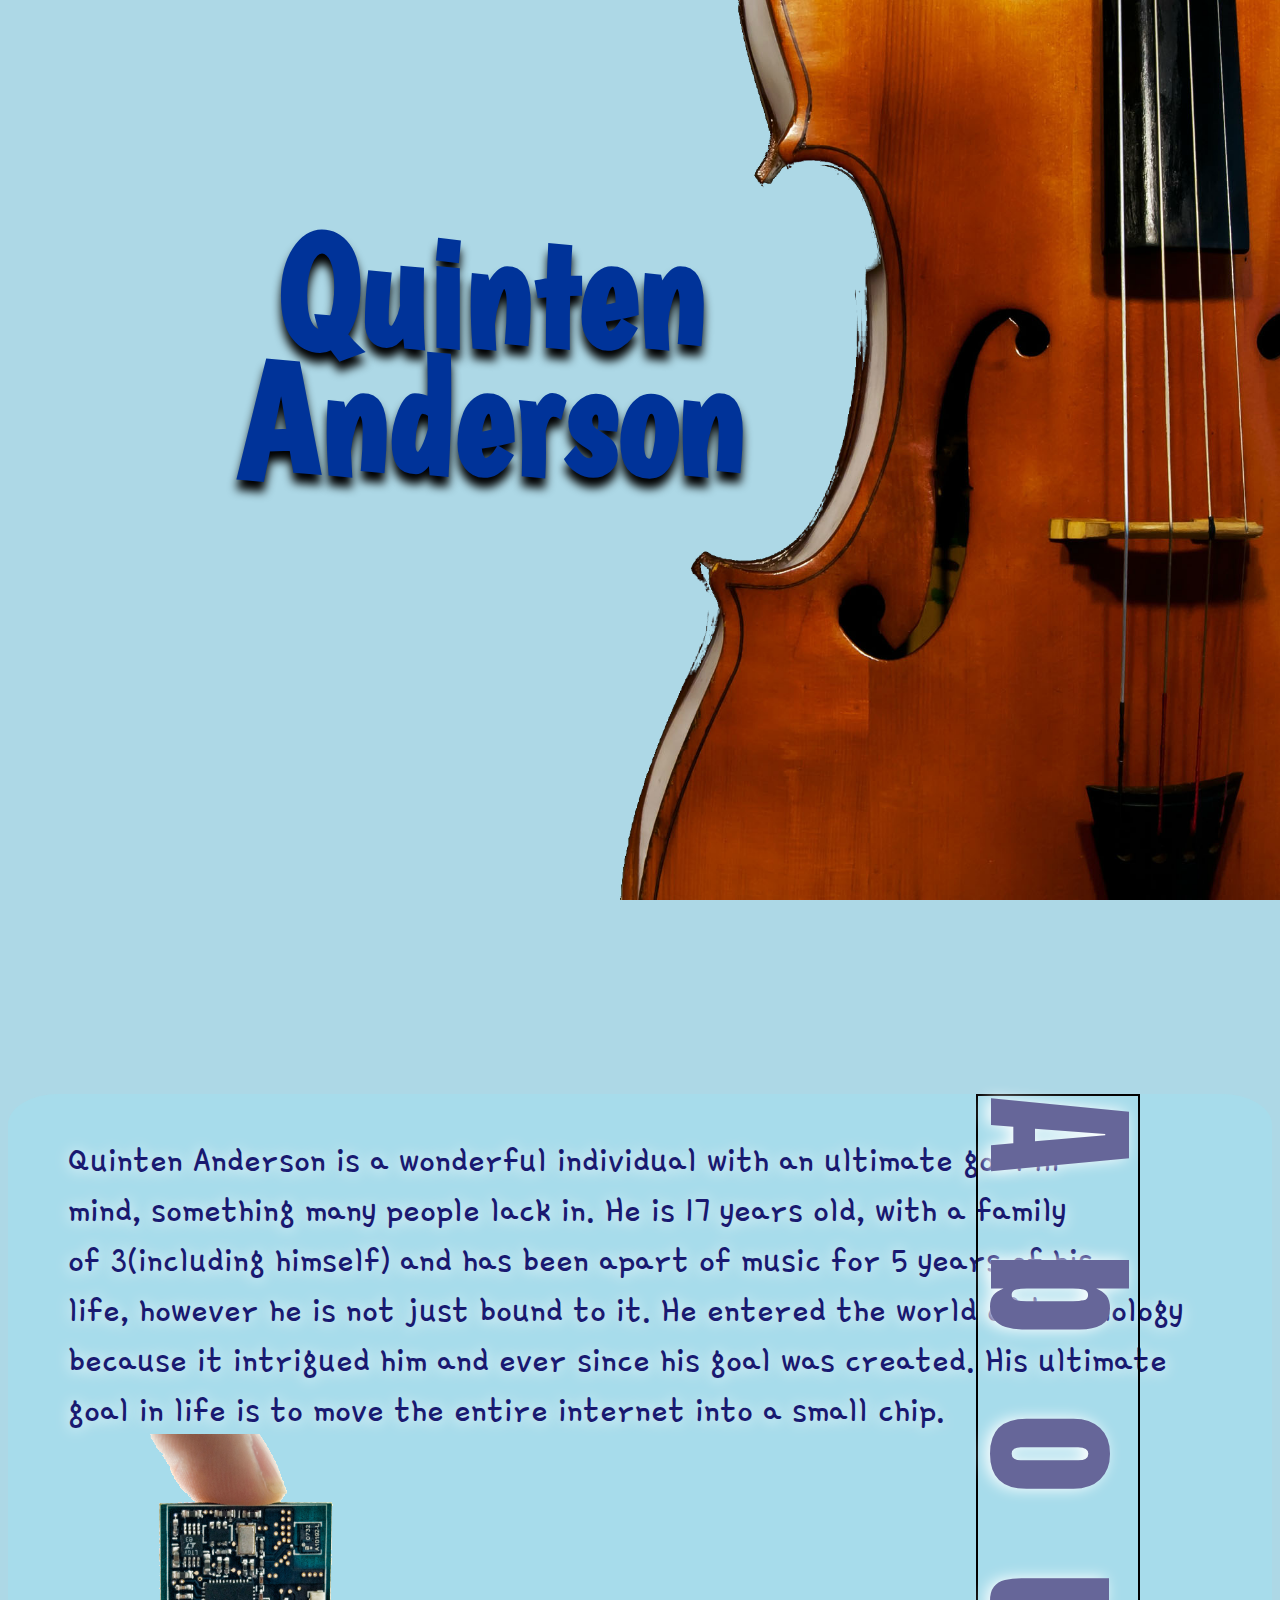
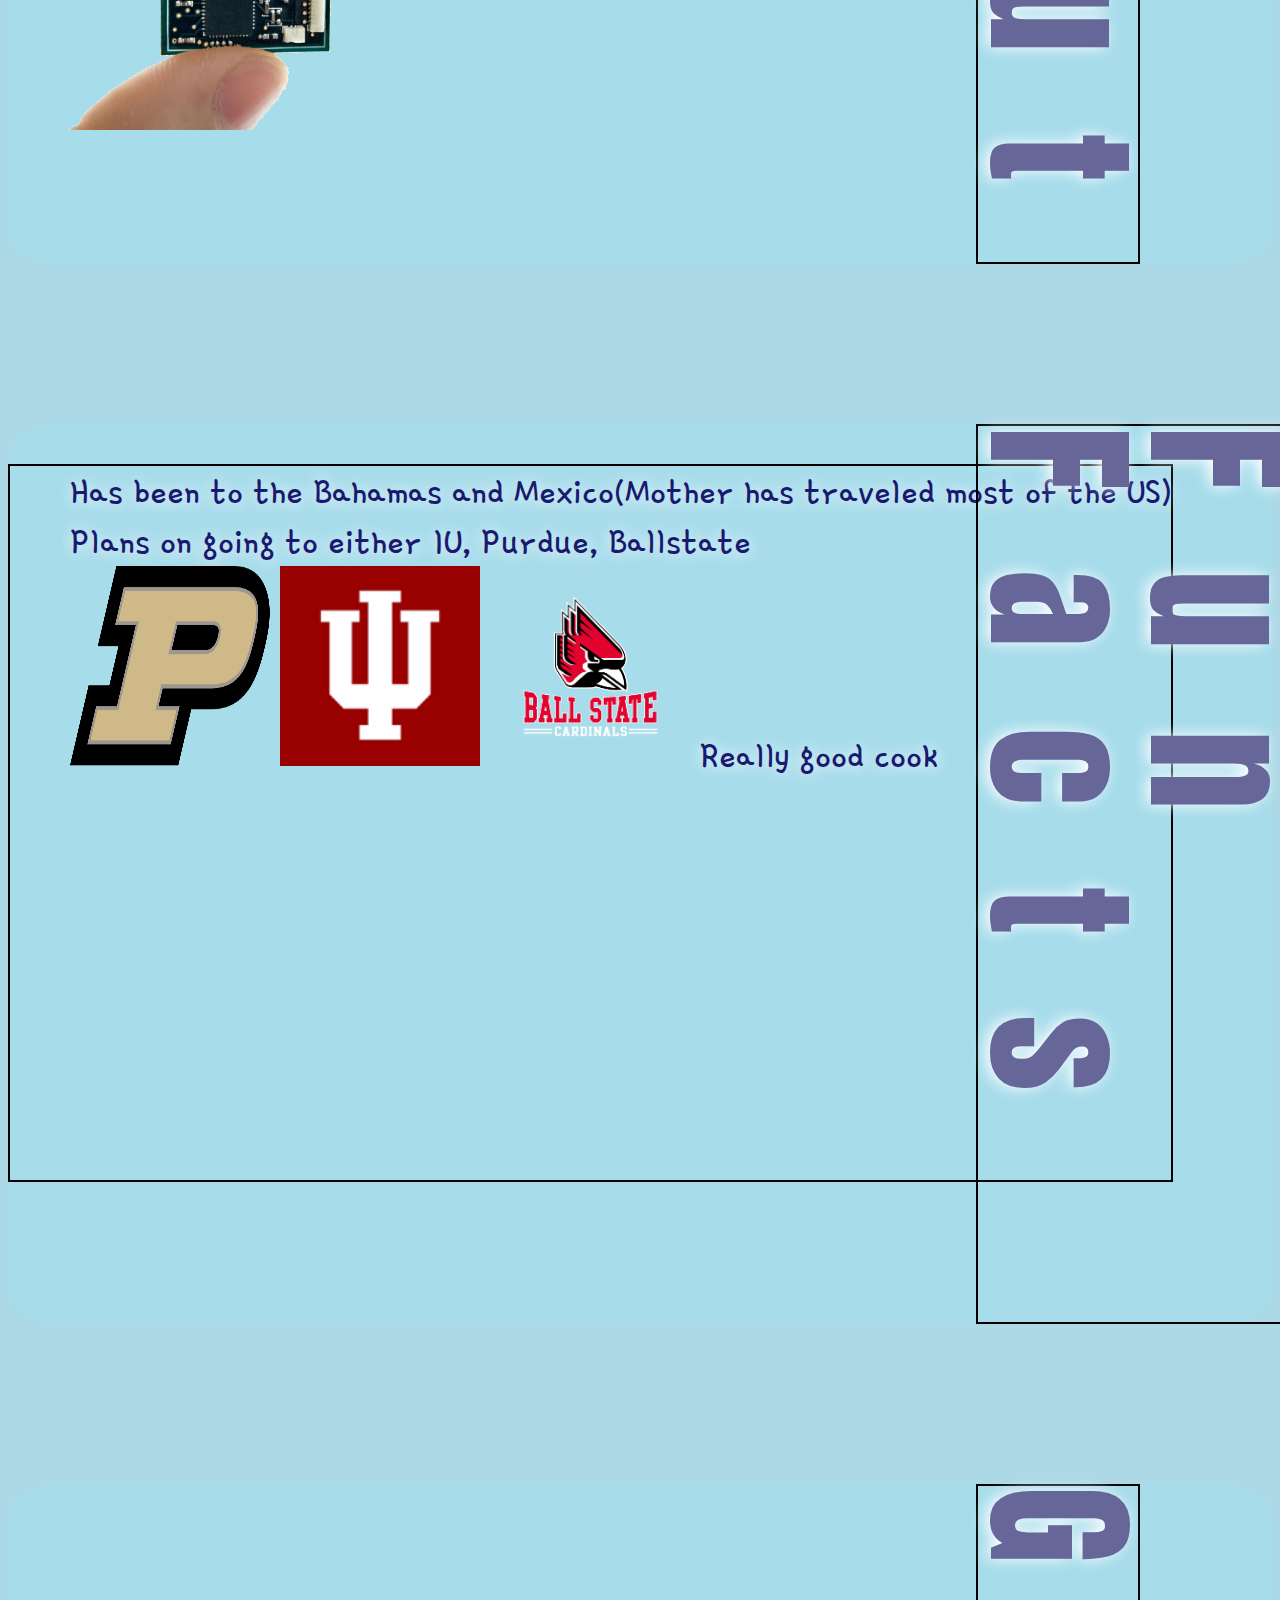
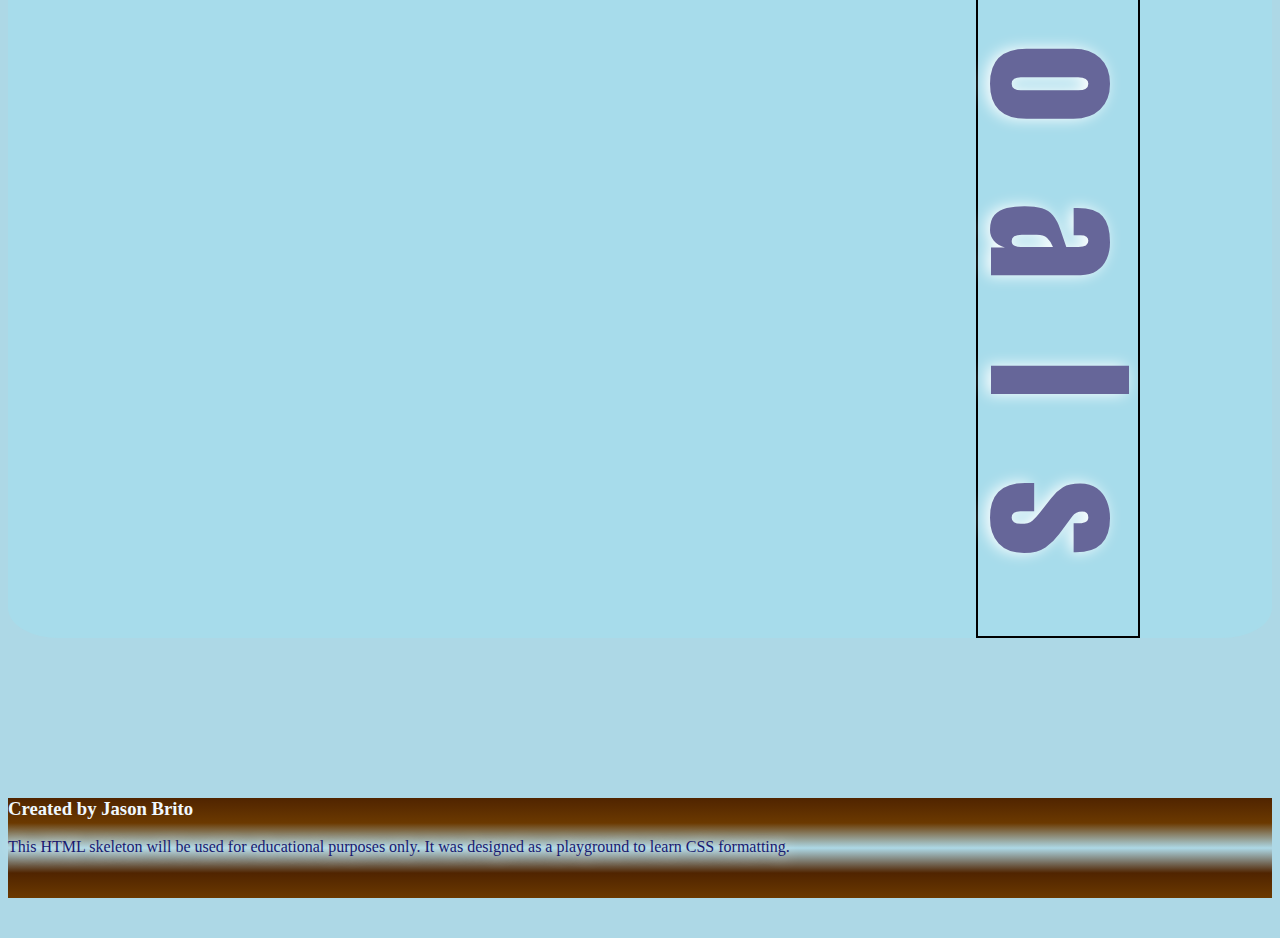
<file: aboutyou/index.html>
<!DOCTYPE html>
<html lang="en">

<head>
    <title>Quinten Anderson</title>
    <link rel="stylesheet" href="style.css" type="text/css">
    <link href="https://fonts.googleapis.com/css?family=Gamja+Flower" rel="stylesheet">
    <link href="https://fonts.googleapis.com/css?family=Boogaloo" rel="stylesheet">
    <link href="https://fonts.googleapis.com/css?family=Anton" rel="stylesheet">

</head>

<body>
    <header>
        <h1>Quinten
        </h1>
        <h1> Anderson</h1>
    </header>

    <br>
    <br>
    <section>
        <article>
            <p> Quinten Anderson is a wonderful individual with an ultimate goal in<br> mind, something many people
                lack in. He
                is 17 years old, with a family<br> of 3(including himself) and has been apart of music for 5 years of
                his<br> life, however he is not just bound
                to it. He entered the world of technology <br>because it intrigued him and ever since his goal was
                created. His ultimate <br> goal in life is to move the entire internet into a small chip. <br>
                <img src="C.png" alt="Picture of chip the size of your thumb">
            </p>
        </article>
        <nav>
            <ul>
                <li>About</li>
            </ul>
        </nav>
    </section>
    <section2>
        <article>
            <p>
                Has been to the Bahamas and Mexico(Mother has traveled most of the US)<br>
                Plans on going to either IU, Purdue, Ballstate<br>
                <img src="1200px-Purdue_Boilermakers_logo.svg.png" alt=" Purdue Symbol" height="200px" width="200px">
                <img src="download.png" alt="IU symbol" height="200px" width="200px">
                <img src="ball-state-use-this-one.png" alt=" Ball State Symbol" height="200px" width="200px">
                Really good cook
            </p>


        </article>
        <nav>
            <ul>
                <li>Fun Facts</li>
            </ul>
        </nav>
    </section2>
    <section>
        <nav>


            <ul>
                <li>Goals</li>
            </ul>
        </nav>
    </section>

    <footer>
        <h3>Created by Jason Brito</h3>
        <p>This HTML skeleton will be used for educational purposes only. It was designed as a playground to learn CSS
            formatting.</p>
    </footer>
</body>

</html>
</file>
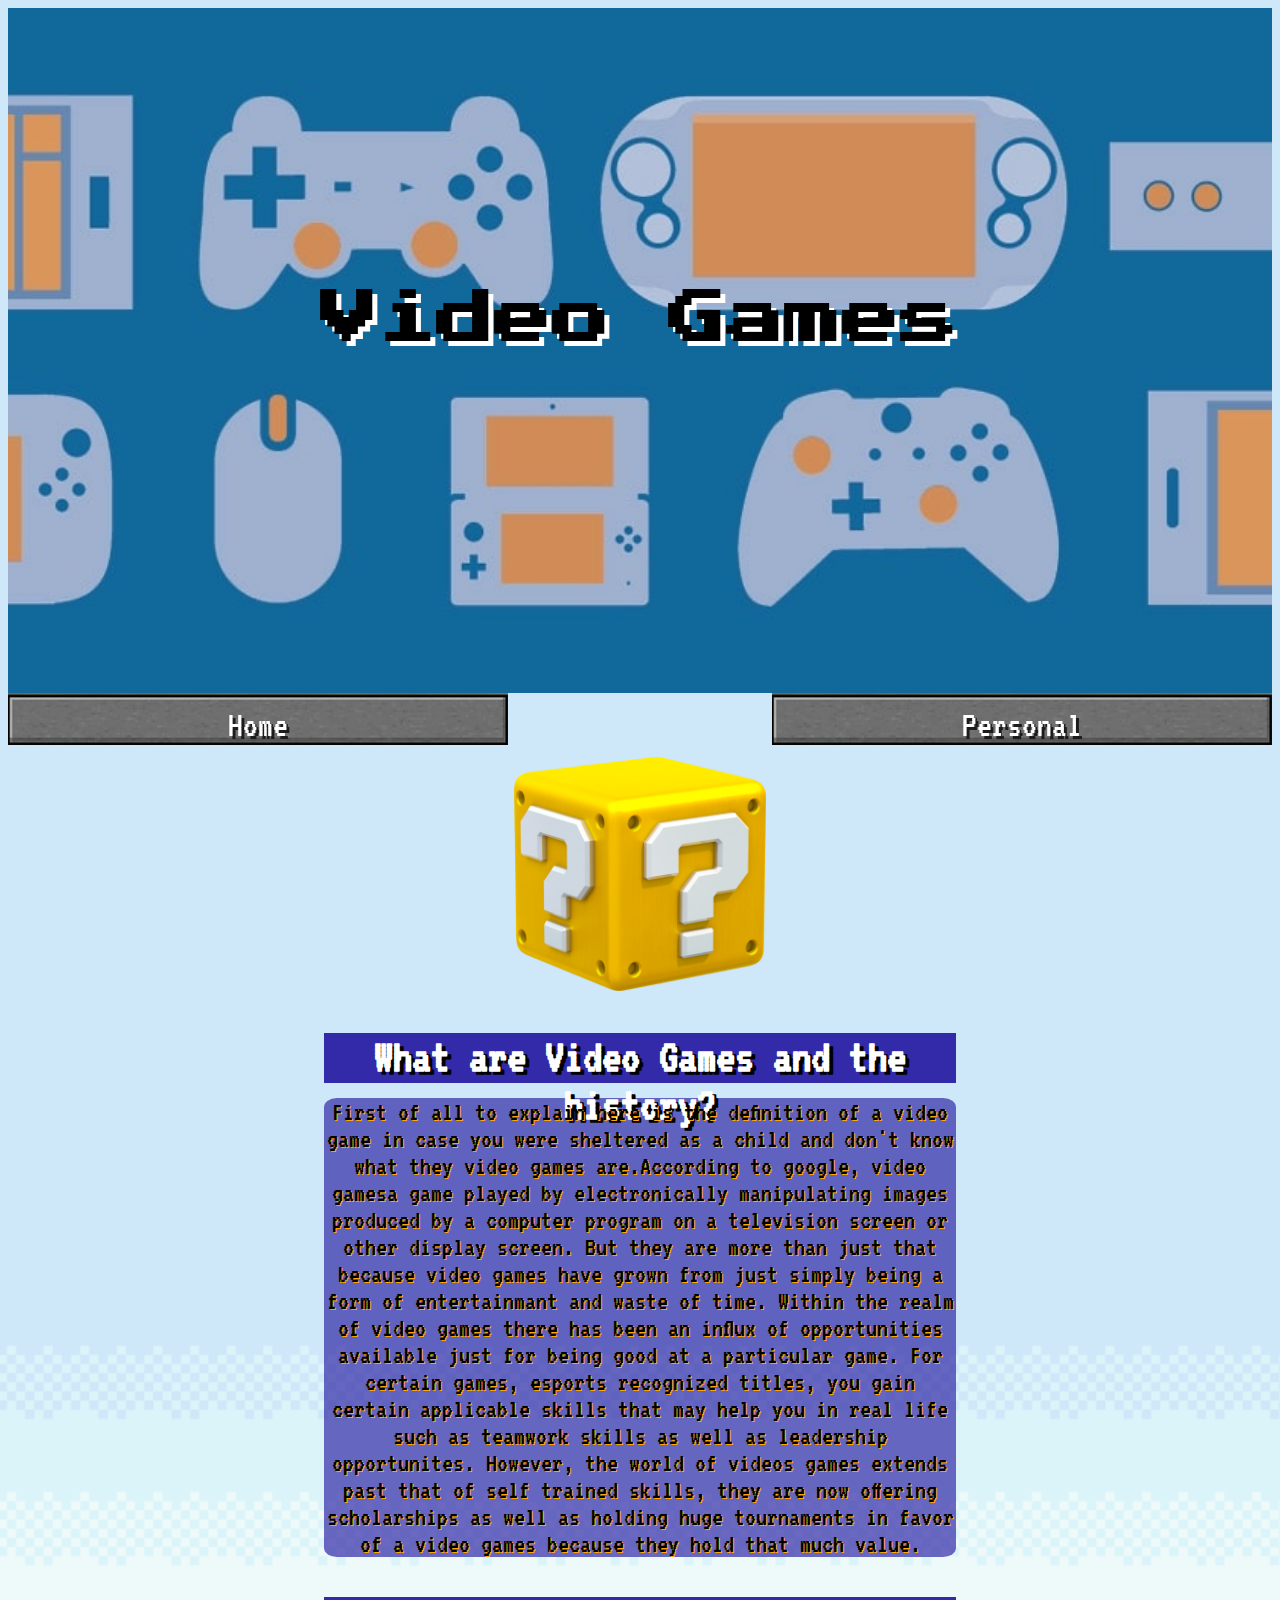
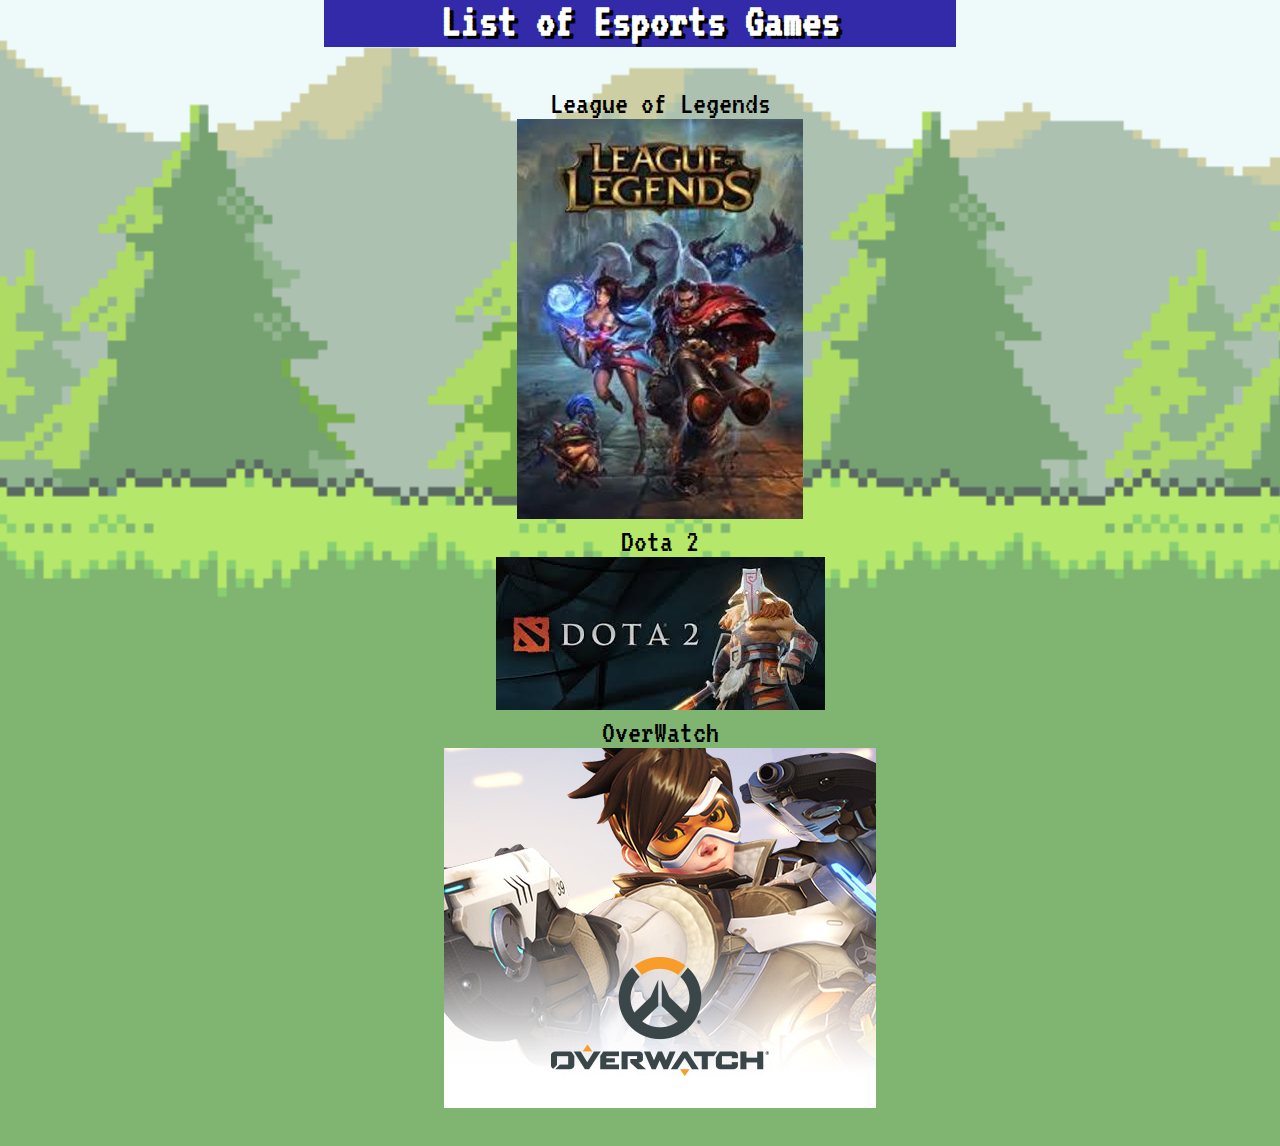
<file: favoriteThing/index.html>
<!DOCTYPE html>
<html lang="en">

<head>
    <title>My favorite thing</title>
    <link href="https://fonts.googleapis.com/css?family=Press+Start+2P|VT323" rel="stylesheet">
    <link rel="stylesheet" href="style.css">
</head>

<body>
    <header id="banner" class="bg">
        <h1>Video Games</h1>
    </header>
    <nav>
        <ul>
            <div class="left">
                <li><a href="index.html">Home</a></li>
            </div>
            <div class="right">
                <li><a href="personal.html">Personal</a></li>
            </div>
        </ul>
    </nav>
    <section class="center">
        <img src="QuestionBlock3DWorld.png" alt="Mario Question Block" height=20% width="20%">
        <h2>
            What are Video Games and the history?
        </h2>
        <article>
            <p>
                First of all to explain here is the definition of a video game in case you were sheltered as a child
                and don't know what they video games are.According to google, video gamesa game played by
                electronically manipulating images produced by a computer program on a television screen or other
                display screen. But they are more than just that because video games have grown from just simply being
                a form of entertainmant and waste of time. Within the realm of video games there has been an influx of
                opportunities available just for being good at a particular game. For certain games, esports recognized
                titles, you gain certain applicable skills that may help you in real life such as teamwork skills as
                well as leadership opportunites. However, the world of videos games extends past that of self trained
                skills, they are now offering scholarships as well as holding huge tournaments in favor of a video
                games because they hold that much value.
            </p>
            <h2>
                List of Esports Games
            </h2>
            <ol class="center">
                <li>League of Legends</li>
                <a href="https://signup.na.leagueoflegends.com/en/a3/welcome?utm_expid=.6QJJg4dGSEaSN-_JX5FRHg.1&utm_referrer=https%3A%2F%2Fna.leagueoflegends.com%2Fen%2F">
                    <img src="Lol.jpg" alt="League of Legends Logo"></a>
                <li>Dota 2</li>
                <a href="http://www.dota2.com/play/"> <img src="Dota.jpg" alt="Dota Logo"></a>
                <li>OverWatch</li>
                <a href="https://playoverwatch.com/en-us/"> <img src="Over.jpg" alt="OverWatch Logo"></a>
            </ol>
        </article>
    </section>

</body>

</html>
</file>
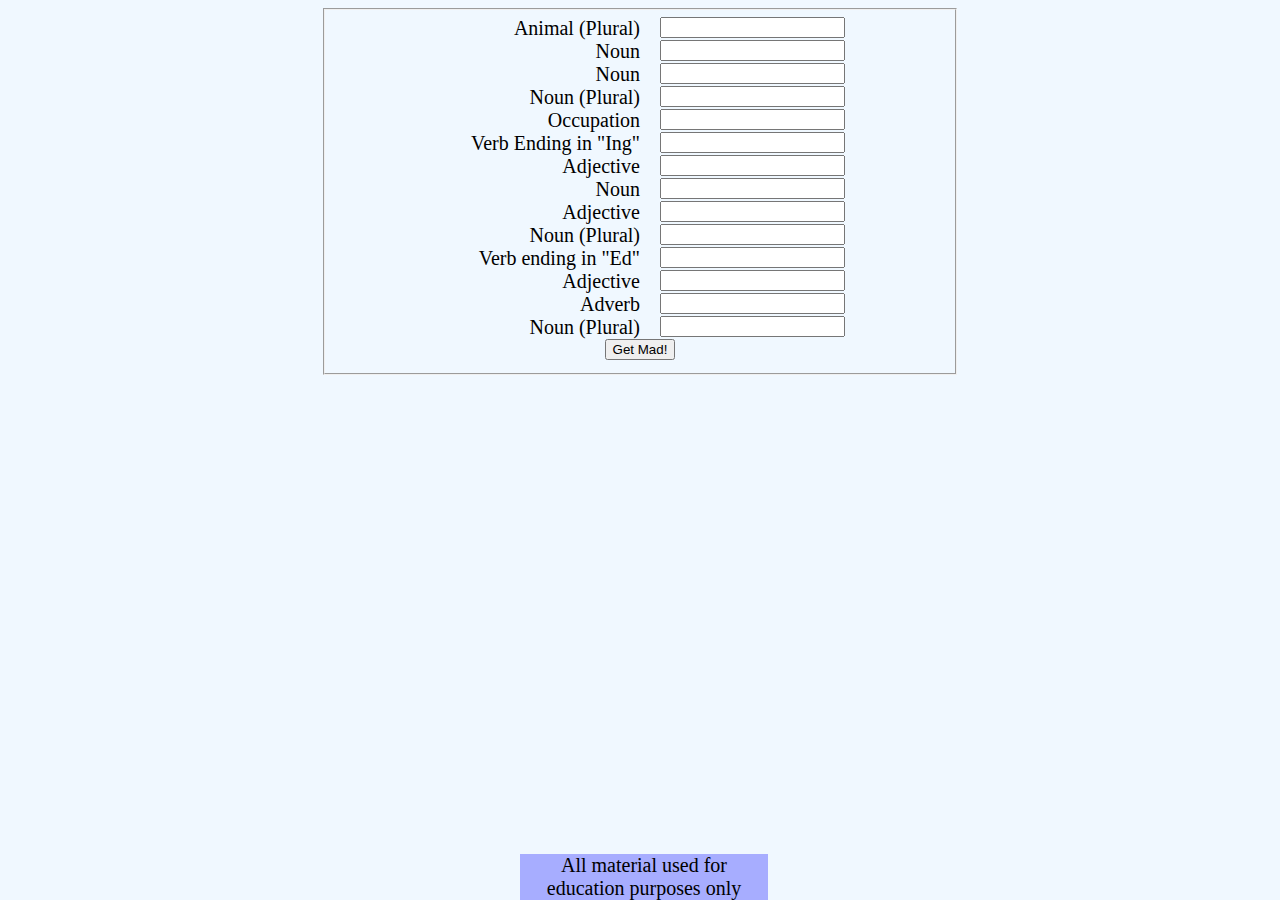
<file: madLibs/index.html>
<!DOCTYPE html>
<html lang="en">

<head>
    
    <script src="https://ajax.googleapis.com/ajax/libs/jquery/3.3.1/jquery.min.js"></script>
    <script src="./input.js"></script>
    <link rel="stylesheet" href="style.css">
    
    <title>Mad Libs!</title>
</head>

<body>

    <form>
        <fieldset>
            <label for="box1">Animal (Plural)</label>
            <input type="text" id="box1" />
            <label for="box2">Noun</label>
            <input type="text" id="box2" />
            <label for="box3">Noun</label>
            <input type="text" id="box3" />
            <label for="box4">Noun (Plural)</label>
            <input type="text" id="box4" />
            <label for="box5">Occupation</label>
            <input type="text" id="box5" />
            <label for="box6">Verb Ending in "Ing"</label>
            <input type="text" id="box6" />
            <label for="box7">Adjective</label>
            <input type="text" id="box7" />
            <label for="box8">Noun</label>
            <input type="text" id="box8" />
            <label for="box9">Adjective</label>
            <input type="text" id="box9" />
            <label for="box10">Noun (Plural)</label>
            <input type="text" id="box10" />
            <label for="box11">Verb ending in "Ed"</label>
            <input type="text" id="box11" />
            <label for="box12">Adjective</label>
            <input type="text" id="box12" />
            <label for="box13">Adverb</label>
            <input type="text" id="box13" />
            <label for="box14">Noun (Plural)</label>
            <input type="text" id="box14" />
            


            <button type="button" id="button"> Get Mad!</But> </button> 
        </fieldset>
        </form>

    <div id="output">
                
        </div>

        <footer>All material used for education purposes only</footer>

</body>

</html>
</file>
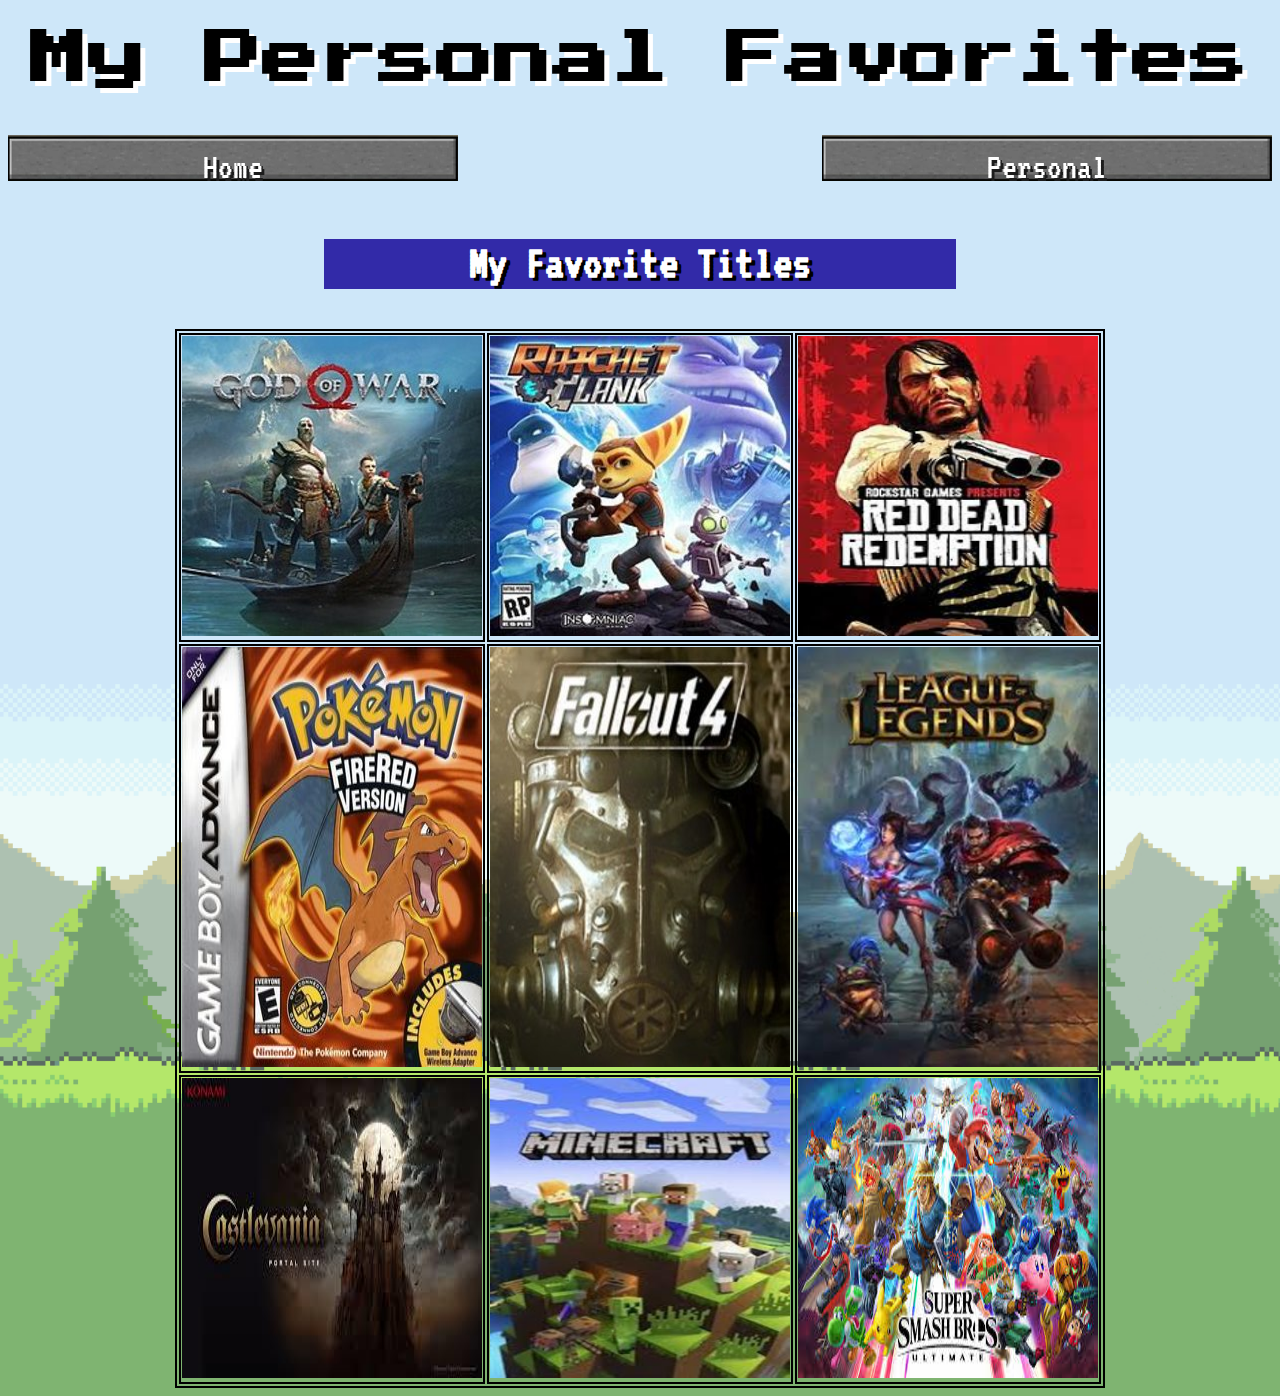
<file: favoriteThing/personal.html>
<!DOCTYPE html>
<html lang="en">

<head>
    <title>Personal Favorites</title>
    <link rel="stylesheet" href="style.css">
    <link href="https://fonts.googleapis.com/css?family=Press+Start+2P|VT323" rel="stylesheet">
</head>

<body>
    <header id="banner">
        <h1>My Personal Favorites</h1>
    </header>
    <nav>
        <ul>
            <div id="short" class="left">
                <li><a href="index.html">Home</a></li>
            </div>
            <div id="short" class="right">
                <li><a href="personal.html">Personal</a></li>
            </div>
        </ul>
        </ul>
    </nav>
    <section class="center">
        <article>
            <h2>My Favorite Titles</h2>
            <table>
                <tr>
                    <td>
                        <img src="God.jpg" alt="God of War Cover" height="300" width="300">
                    </td>
                    <td>
                        <img src="Ratchet_and_Clank_cover.jpg" alt="Rachet and Clank Cover" height="300" width="300">
                    </td>
                    <td>
                        <img src="red.jfif" alt="Red Dead Redemption Cover" height="300" width="300">
                    </td>
                </tr>
                <tr>
                    <td><img src="Poke.jpg" alt="Pokemon Fire Red Cover" height="420" width="300"></td>
                    <td><img src="fallout.jpg" alt="Fallout 4 Cover" height="420" width="300"></td>
                    <td><img src="Lol.jpg" alt="League of Legends Cover height=" 300" width="300""></td>
        </tr>
            <tr>
                <td><img src="
                            Castle.jpg" alt="Castlevania Cover" height="300" width="300"></td>
                    <td><img src="Mine.jpg" alt="Minecraft Cover" height="300" width="300"></td>
                    <td><img src="Smash.jpg" alt="Smash Ultimate Cover" height="300" width="300"></td>
                </tr>
            </table>
        </article>


    </section>

</body>

</html>
</file>
<file: aboutyou/style.css>
body {
    background-color: lightblue;
    color: aliceblue;
    background-image: url("Violin.png");
    background-size: contain;
    background-repeat: no-repeat;
    background-position: right center;
    background-attachment: fixed;
    font-size: 100%;
    padding-bottom: 2em;
}

header {
    font-family: 'Boogaloo', cursive;
    font-size: 5em;
    line-height: 20px;
    padding: 3.3em;

}

h1 {
    text-align: center;
    position: relative;
    top: -100px;
    left: -20%;    
    color: #003399;
    text-shadow: 0 10px 10px black;
}

nav {
    font-family: 'Anton', sans-serif;
    font-size: 10em;
    line-height: 1em;
    letter-spacing: .5em;
    color: #666699;
    background-color: rgba(144, 238, 255, 0.2);
    border-radius: 4%;
    text-shadow: 0 4px 15px white;
    padding-right: .4em;

}

nav li {
    writing-mode: vertical-rl;
    position: relative;
    left: 80%;
    top: 20%;
    list-style: none;
    border: 2px solid black;
}

article {
    font-size: 2.5em;
    font-family: 'Gamja Flower', cursive;
}

article p {
    position: absolute;
    padding-left: 1.5em;
}

p {
    color: midnightblue;
    text-shadow: 0 1px 15px white;
    
}
footer{
    background: linear-gradient(rgb(80, 36, 0), rgb(107, 57, 0),lightblue, rgb(80, 36, 0), rgb(107, 57, 0));
    padding-bottom: 2%;
    margin-bottom: 0px;
    border-bottom: 0px;
}
section2 p{
    border: 2px solid black;
    padding-bottom: 10em;
}
</file>
<file: favoriteThing/style.css>
body {
    font-family: 'VT323', monospace;
    background-image: url(Background.png);
    background-repeat: no-repeat;
    background-position: fixed;
    background-size: cover;
}

header {
    font-family: 'Press Start 2P', cursive;
    text-align: center;
    background-size: contain;
}

h1 {
    position: relative;
    bottom: 10px;
}

h2 {
    font-size: 3em;
    color: white;
    text-shadow: 4px 3px black;
    background: rgba(50, 42, 168);
    width: 50%;
    height: 50px;
    margin-left: 25%;
}

p {
    font-size: 1.7em;
    background-color: rgba(50, 42, 168, 0.7);
    border-radius: 2%;
    margin-top: -2%;
    width: 50%;
    text-align: center;
    margin-left: 25%;
    text-shadow: 1px 1px orange;
}
table,
td,
tr {
    position: relative;
    margin-left: auto;
    margin-right: auto;
    border: 2px solid black;
}

ol{
    list-style-type: none;
    font-size: 2em;
}

.center {
    text-align: center;
    float: center;
}
#short{
    width: 450px;
    font-size: 1em;
    position: relative;
}
.right {
    float: right;
    width: 500px;
}

.left {
    float: left;
    width: 500px;
}

/*Banner Start*/
#banner {
    font-size: 1.8em;
    text-shadow: 5px 5px white;
}

.bg {
    padding-top: 20%;
    background-image: url("Banner.jpg");
    height: 15em;
    background-position: center;
    background-repeat: no-repeat;
    background-size: cover;
}
/*Banner End*/
/*Nav Bar Start*/
nav {
    position: sticky;
    top: 0;
    color: #e6e6e6;
    text-shadow: 3px 3px #1c1c1c;
    font-size: 2.3em;
}

ul {
    list-style-type: none;
    margin: 0;
    padding: 0;
    overflow: hidden;
}

ul li {
    background-image: url(mineCraft.png);
    background-repeat: no-repeat;
    background-size: contain;
}

ul li a {
    display: block;
    color: white;
    padding: 14px 16px;
    text-decoration: none;
    text-align: center;
}

ul li:hover {
    background-image: url(minecraftPressed.png);
    color: #ffffa1;
    text-shadow: 3px 3px #3d3d27;
}

/*Nav Bar End*/
</file>
<file: madLibs/style.css>
body {
    font-size: 20px;
    background-color: aliceblue;
}

fieldset {
    width: 600px;
    margin: auto;
}

label {
    width: 15em;
    float: left;
    clear: left;
    text-align: right;
    padding-right: 1em;
}

input {
    float: left;
}

button {
    display: block;
    clear: both;
    margin-left: auto;
    margin-right: auto;
}

footer {
    text-align: center;
    position: absolute;
    bottom: 0;
    margin-left: 40%;
    margin-right: 40%;
    background-color: rgba(0, 0, 255, 0.3)
}

#output {
    text-align: center;
    display: none;
    opacity: 0;
    margin-left: 25%;
    margin-right: 25%;
}
</file>
